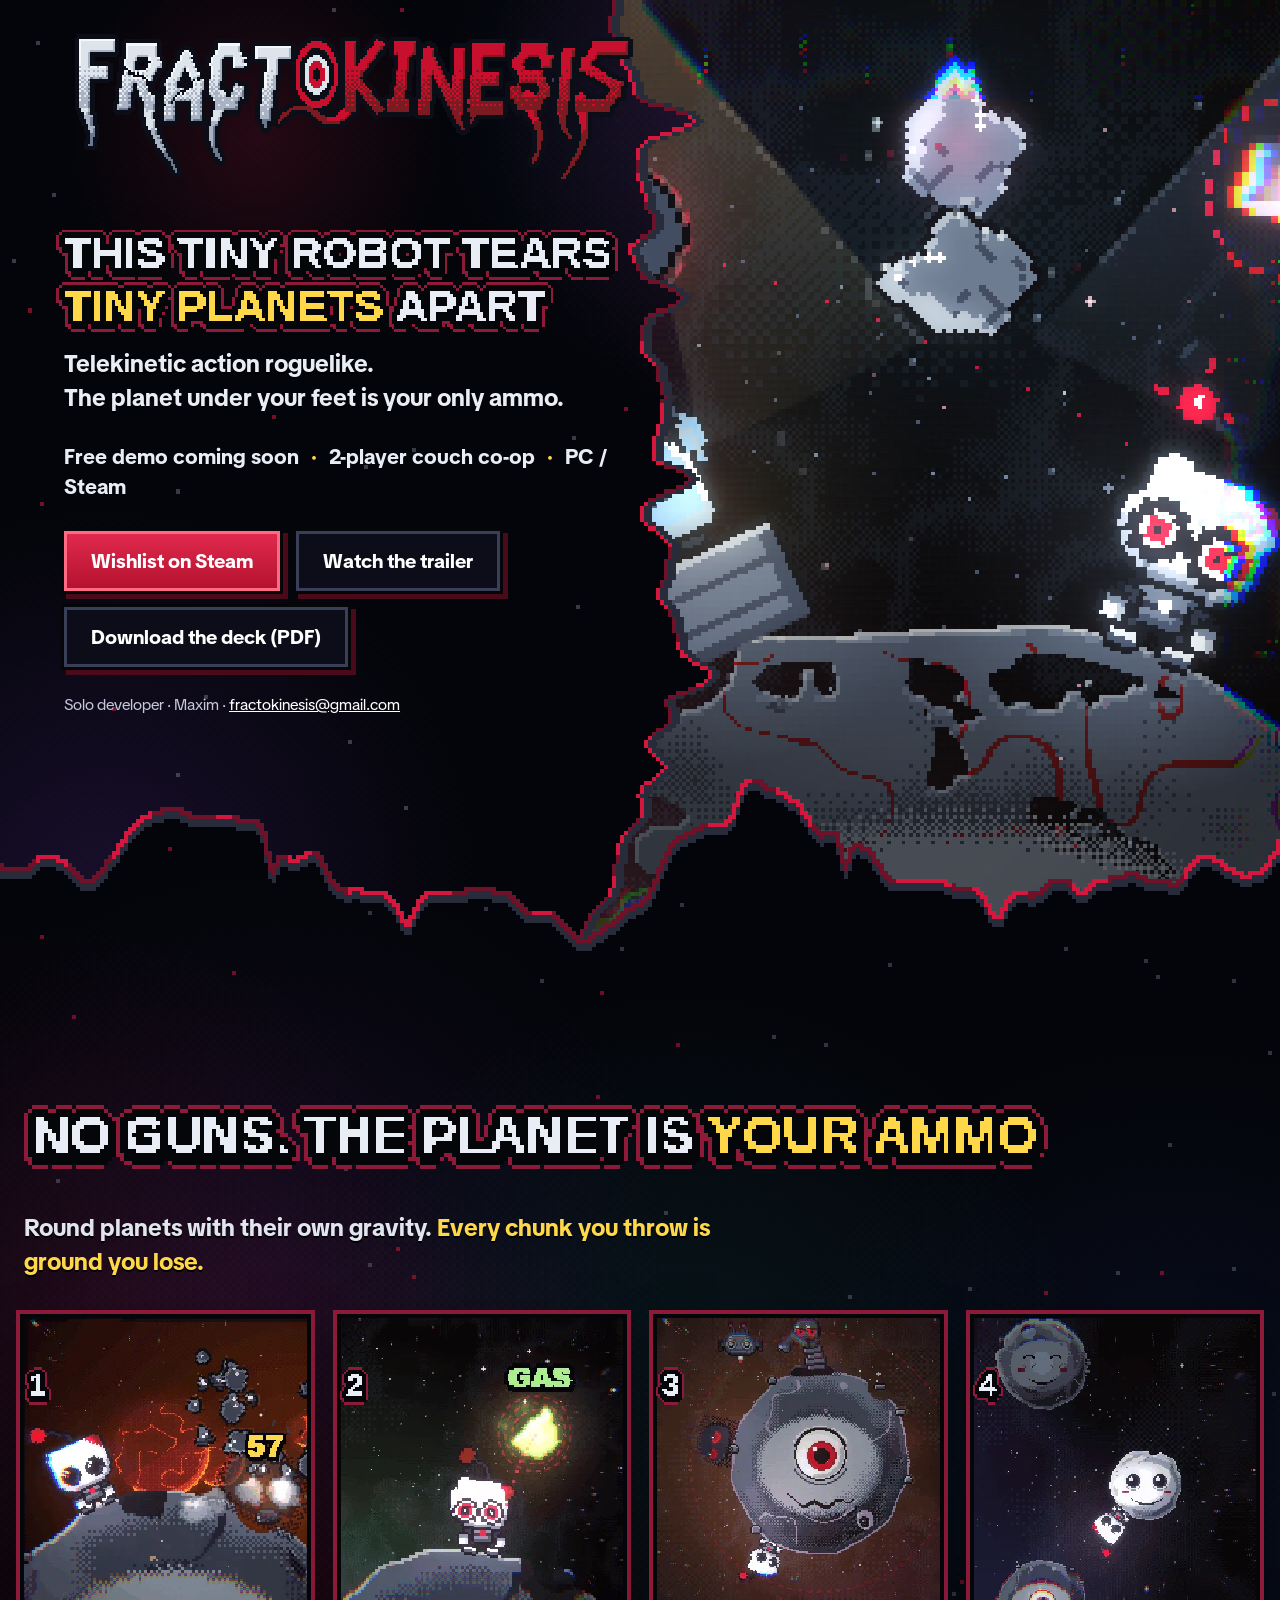
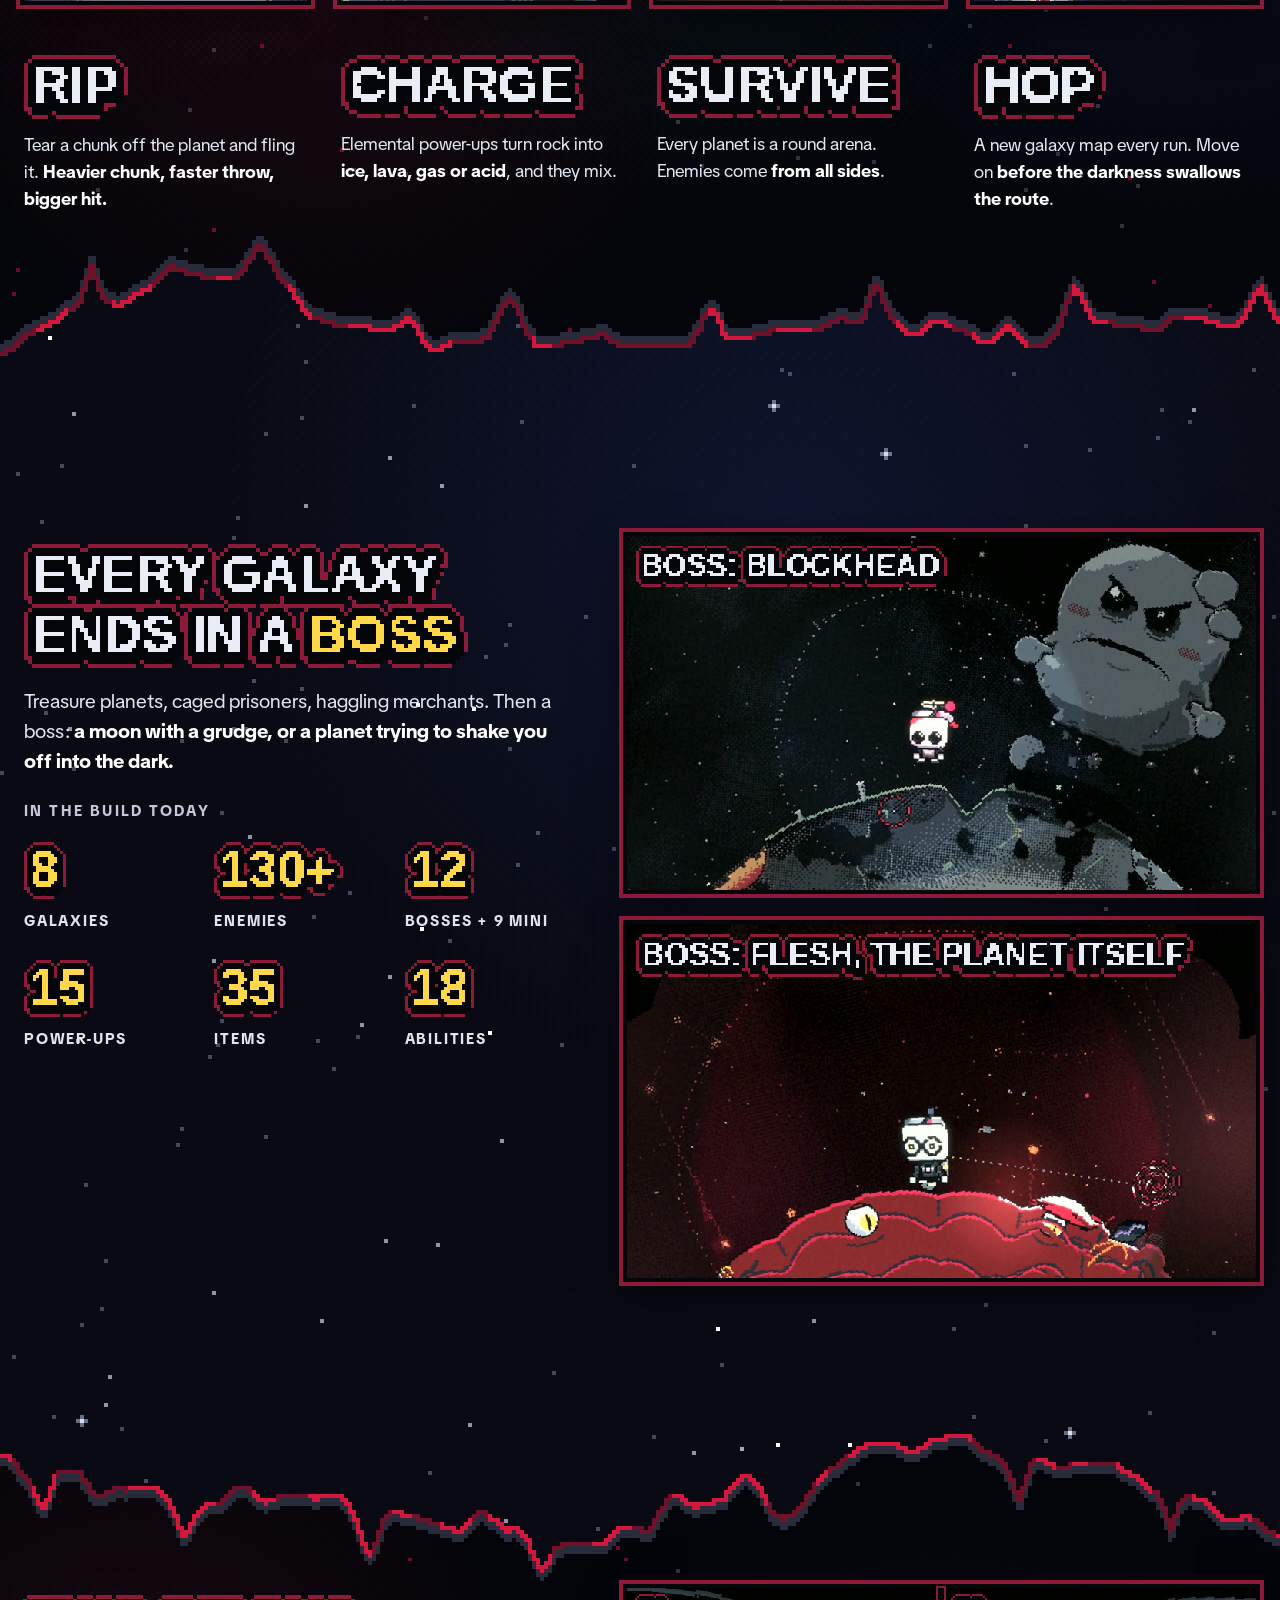
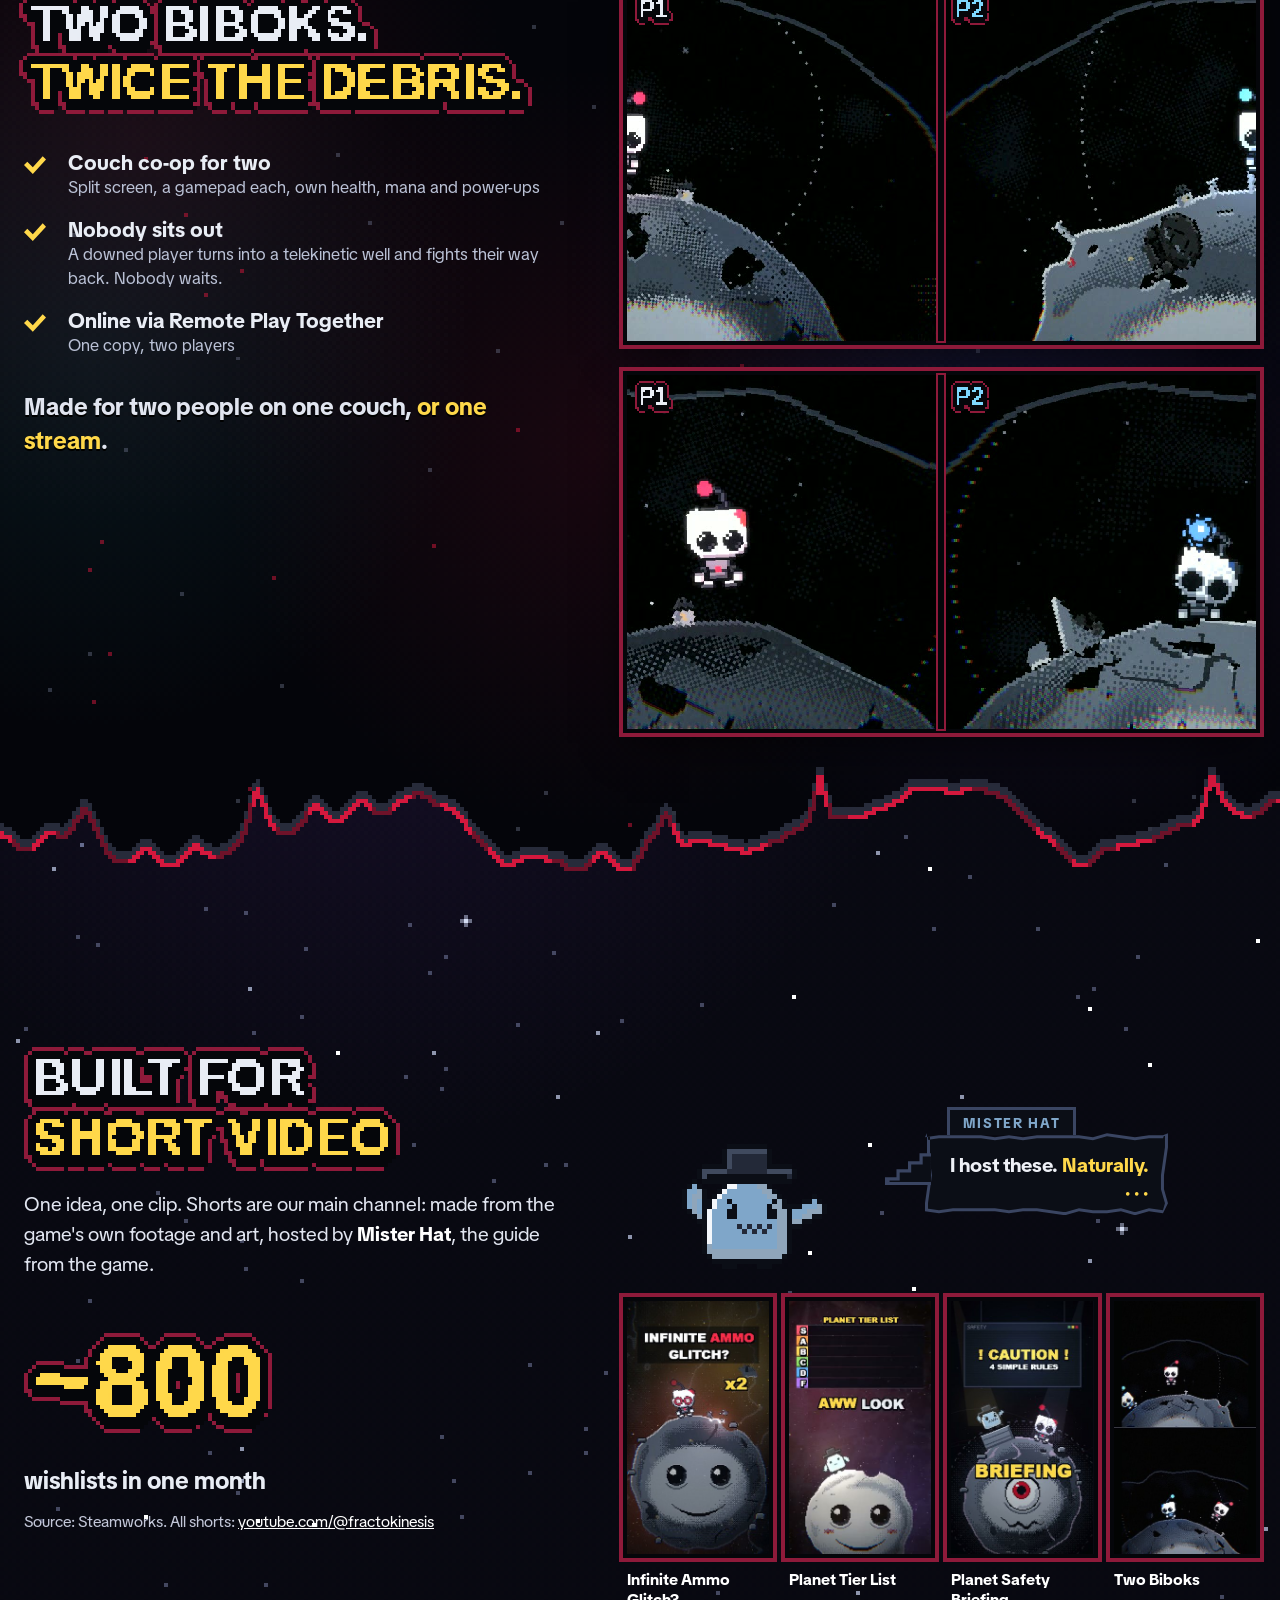
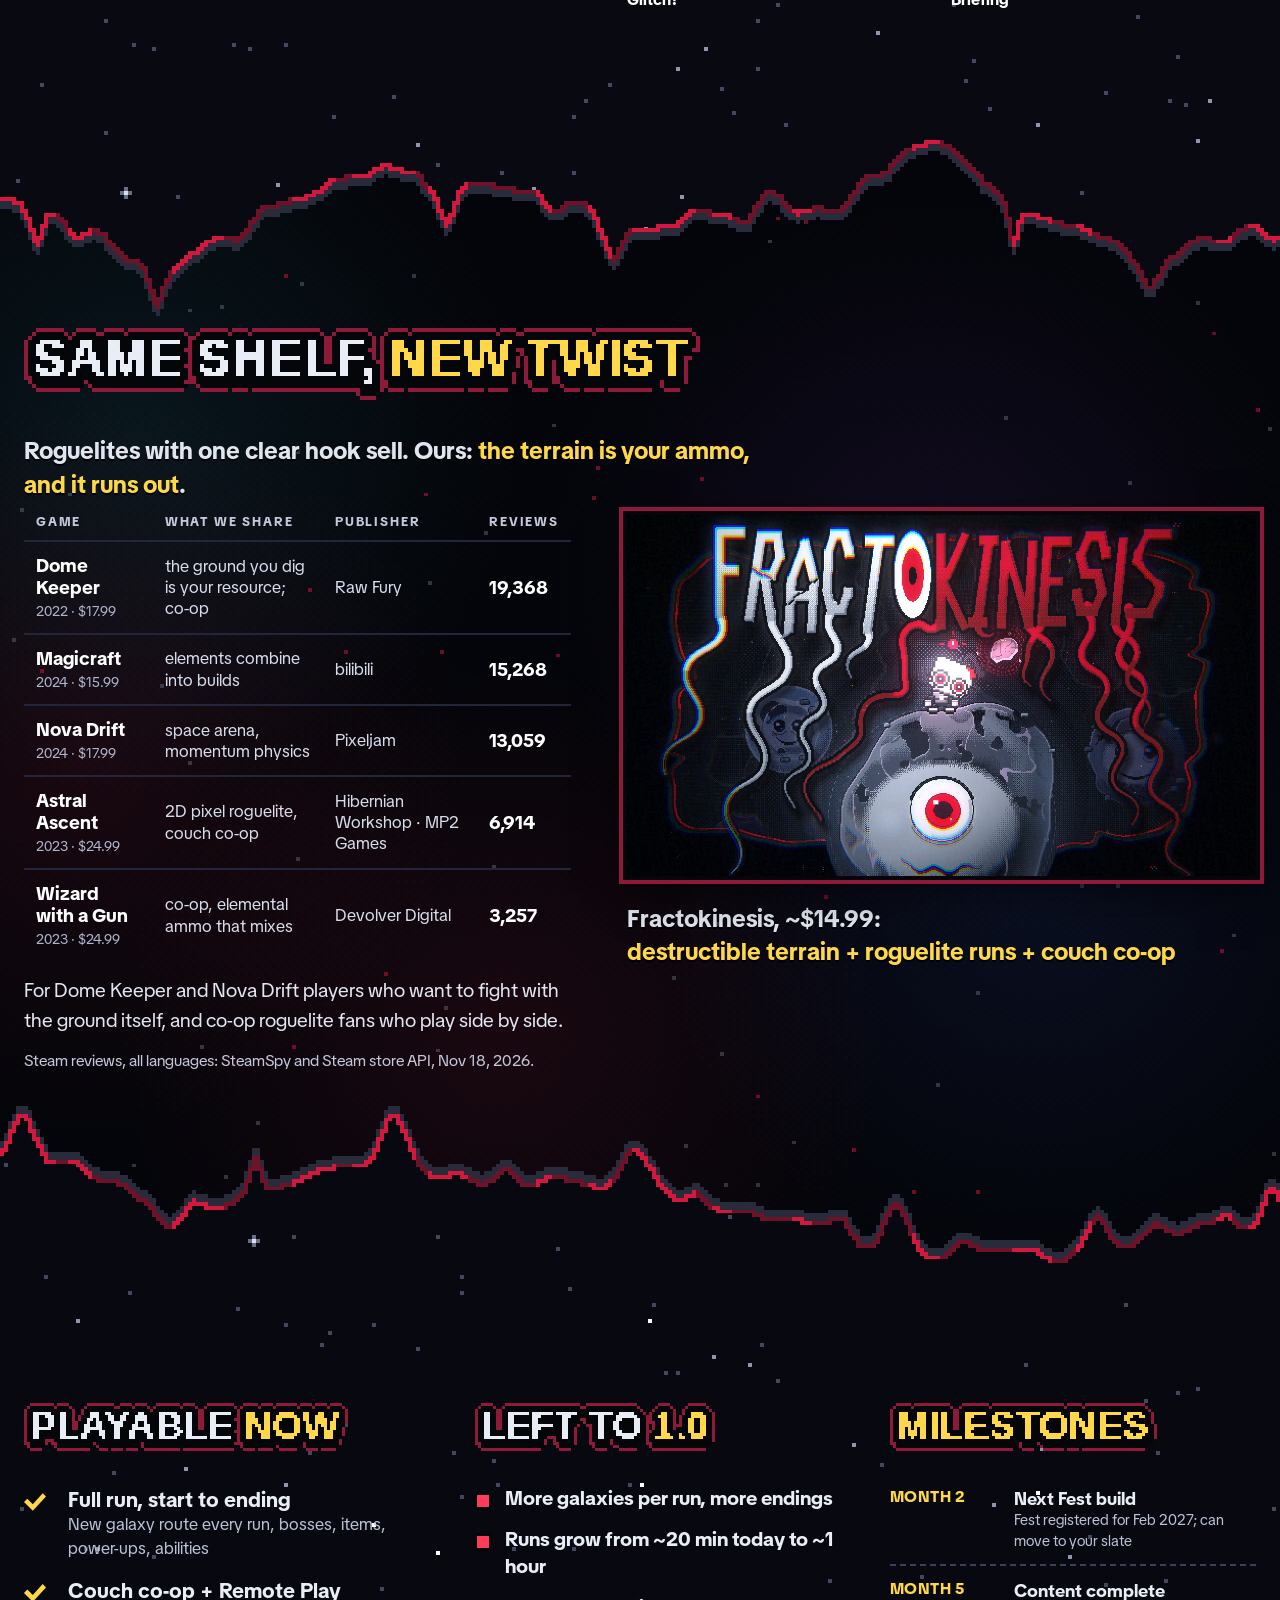
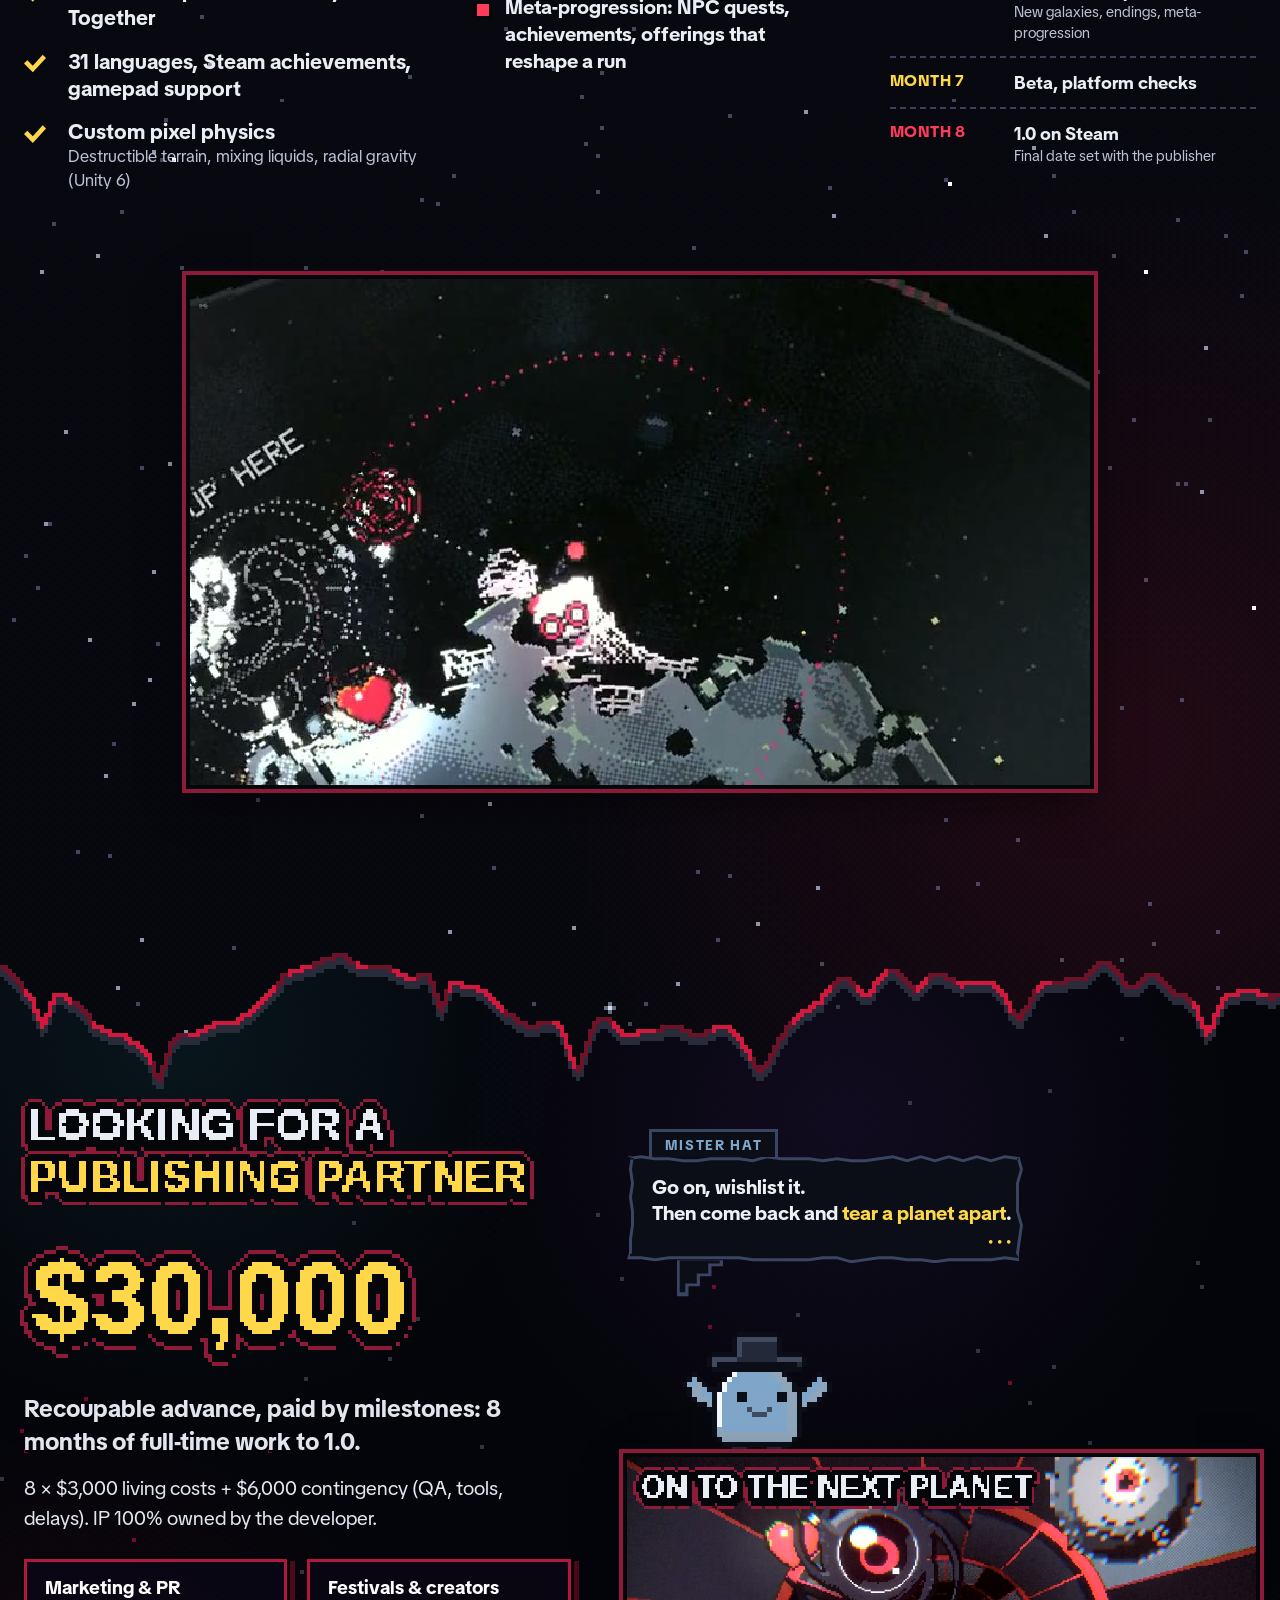
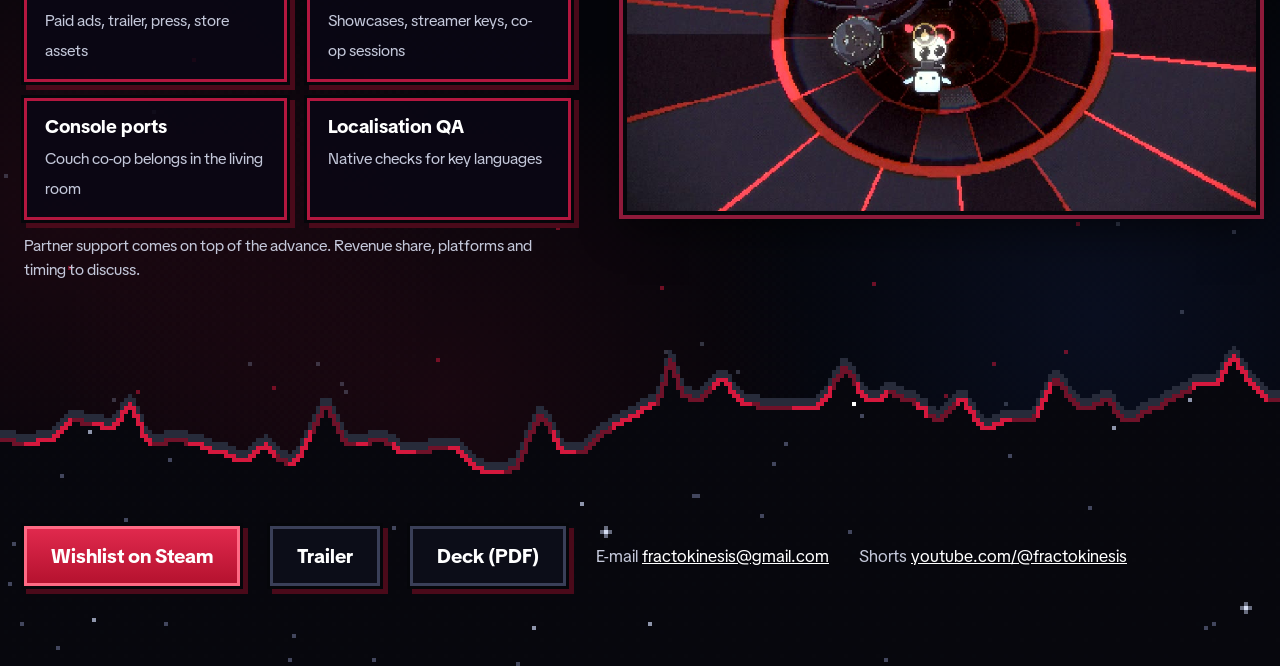
<file: index.html>
<!DOCTYPE html>
<html lang="en"><head><meta charset="utf-8">
<title>Fractokinesis — for publishers</title>
<meta name="viewport" content="width=device-width,initial-scale=1">
<meta name="description" content="Fractokinesis: a telekinetic action roguelike where the planet is your ammo. Couch co-op, free demo coming to Steam. Looking for a publishing partner.">
<meta name="robots" content="noindex">
<link rel="icon" type="image/png" sizes="32x32" href="assets/favicon.png">
<link rel="apple-touch-icon" href="assets/icon_big.png">
<link rel="stylesheet" href="site.css"></head>
<body class="site">
<canvas class="sky" data-seed="3"></canvas>
<header class="hero">
  <video class="herovid" muted loop playsinline preload="none" data-src="assets/cover.mp4" poster="assets/cover.jpg"></video>
  <canvas class="dark heroDark" data-side="right" data-at="0.5" data-seed="2" data-k="4"></canvas>
  <div class="heroText">
    <div class="logosite" role="img" aria-label="Fractokinesis"></div>
    <canvas class="pxt" data-t="THIS TINY ROBOT TEARS|*TINY PLANETS* APART" data-px="15" data-k="4"></canvas>
    <p class="lead">Telekinetic action roguelike.<br>The planet under your feet is your only ammo.</p>
    <p class="facts">Free demo coming soon<i>·</i>2-player couch co-op<i>·</i>PC / Steam</p>
    <div class="btns"><a class="btn red" href="https://store.steampowered.com/app/5361720/Fractokinesis/">Wishlist on Steam</a><a class="btn" href="https://www.youtube.com/watch?v=Jx3WX3TbKbQ">Watch the trailer</a><a class="btn" href="Fractokinesis_pitch.pdf">Download the deck (PDF)</a></div>
    <p class="small">Solo developer · Maxim · <a href="mailto:fractokinesis@gmail.com">fractokinesis@gmail.com</a></p>
  </div>
</header>
<section id="loop" class="sec darkband first"><canvas class="dark band" data-side="band" data-pad="30" data-seed="3" data-k="4"></canvas><div class="wrap"><canvas class="pxt" data-t="NO GUNS. THE PLANET IS *YOUR AMMO*" data-px="13" data-k="4"></canvas>
<p class="lead">Round planets with their own gravity. <b class=g>Every chunk you throw is ground you lose.</b></p>
<div class="grid4"><div class="step"><figure class="shot sq"><img src="assets/step_ammo.webp" alt="" loading="lazy"><div class="tag"><canvas class="pxt" data-t="1" data-px="14" data-k="4"></canvas></div></figure><canvas class="pxt" data-t="RIP" data-px="13" data-k="4"></canvas><p>Tear a chunk off the planet and fling it. <b>Heavier chunk, faster throw, bigger hit.</b></p></div><div class="step"><figure class="shot sq"><img src="assets/step_sparks.webp" alt="" loading="lazy"><div class="tag"><canvas class="pxt" data-t="2" data-px="14" data-k="4"></canvas></div></figure><canvas class="pxt" data-t="CHARGE" data-px="13" data-k="4"></canvas><p>Elemental power-ups turn rock into <b>ice, lava, gas or acid</b>, and they mix.</p></div><div class="step"><figure class="shot sq"><img src="assets/step_planets.webp" alt="" loading="lazy"><div class="tag"><canvas class="pxt" data-t="3" data-px="14" data-k="4"></canvas></div></figure><canvas class="pxt" data-t="SURVIVE" data-px="13" data-k="4"></canvas><p>Every planet is a round arena. Enemies come <b>from all sides</b>.</p></div><div class="step"><figure class="shot sq"><img src="assets/step_galaxy.webp" alt="" loading="lazy"><div class="tag"><canvas class="pxt" data-t="4" data-px="14" data-k="4"></canvas></div></figure><canvas class="pxt" data-t="HOP" data-px="13" data-k="4"></canvas><p>A new galaxy map every run. Move on <b>before the darkness swallows the route</b>.</p></div></div></div></section>
<section id="bosses" class="sec"><div class="wrap"><div class="split">
  <div class="txt"><canvas class="pxt" data-t="EVERY GALAXY|ENDS IN A *BOSS*" data-px="13" data-k="4"></canvas>
    <p>Treasure planets, caged prisoners, haggling merchants. Then a boss: <b>a moon with a grudge, or a planet trying to shake you off into the dark.</b></p>
    <p class="kick">In the build today</p><div class="nums"><div class="num"><canvas class="pxt" data-t="*8*" data-px="17" data-k="3"></canvas><span>galaxies</span></div><div class="num"><canvas class="pxt" data-t="*130+*" data-px="17" data-k="3"></canvas><span>enemies</span></div><div class="num"><canvas class="pxt" data-t="*12*" data-px="17" data-k="3"></canvas><span>bosses + 9 mini</span></div><div class="num"><canvas class="pxt" data-t="*15*" data-px="17" data-k="3"></canvas><span>power-ups</span></div><div class="num"><canvas class="pxt" data-t="*35*" data-px="17" data-k="3"></canvas><span>items</span></div><div class="num"><canvas class="pxt" data-t="*18*" data-px="17" data-k="3"></canvas><span>abilities</span></div></div></div>
  <div class="media2"><figure class="shot"><video class="" muted loop playsinline preload="none" data-src="assets/boss_block.mp4" poster="assets/boss_block.jpg"></video><div class="cap"><canvas class="pxt" data-t="BOSS: BLOCKHEAD" data-px="11" data-k="3"></canvas></div></figure><figure class="shot"><video class="" muted loop playsinline preload="none" data-src="assets/boss_flesh.mp4" poster="assets/boss_flesh.jpg"></video><div class="cap"><canvas class="pxt" data-t="BOSS: FLESH, THE PLANET ITSELF" data-px="11" data-k="3"></canvas></div></figure></div>
</div></div></section>
<section id="coop" class="sec darkband"><canvas class="dark band" data-side="band" data-pad="30" data-seed="11" data-k="4"></canvas><div class="wrap"><div class="split rev">
  <div class="txt"><canvas class="pxt" data-t="TWO BIBOKS.|*TWICE THE DEBRIS.*" data-px="13" data-k="4"></canvas>
    <ul class="done">
      <li>Couch co-op for two<small>Split screen, a gamepad each, own health, mana and power-ups</small></li>
      <li>Nobody sits out<small>A downed player turns into a telekinetic well and fights their way back. Nobody waits.</small></li>
      <li>Online via Remote Play Together<small>One copy, two players</small></li></ul>
    <p class="lead">Made for two people on one couch, <b class=g>or one stream</b>.</p></div>
  <div class="media2"><figure class="shot"><video class="" muted loop playsinline preload="none" data-src="assets/coop.mp4" poster="assets/coop.jpg"></video><div class="seam"></div><div class="pl l"><canvas class="pxt" data-t="P1" data-px="11" data-k="3"></canvas></div><div class="pl r"><canvas class="pxt" data-t="@P2@" data-px="11" data-k="3"></canvas></div></figure><figure class="shot"><video class="" muted loop playsinline preload="none" data-src="assets/revive.mp4" poster="assets/revive.jpg"></video><div class="seam"></div><div class="pl l"><canvas class="pxt" data-t="P1" data-px="11" data-k="3"></canvas></div><div class="pl r"><canvas class="pxt" data-t="@P2@" data-px="11" data-k="3"></canvas></div></figure></div>
</div></div></section>
<section id="shorts" class="sec"><div class="wrap"><div class="split">
  <div class="txt"><canvas class="pxt" data-t="BUILT FOR|*SHORT VIDEO*" data-px="13" data-k="4"></canvas>
    <p>One idea, one clip. Shorts are our main channel: made from the game's own footage and art, hosted by <b>Mister Hat</b>, the guide from the game.</p>
    <div class="big"><canvas class="pxt" data-t="*~800*" data-px="26" data-k="4"></canvas><span>wishlists in one month</span></div>
    <p class="small">Source: Steamworks. All shorts: <a href="https://www.youtube.com/@fractokinesis">youtube.com/@fractokinesis</a></p>
</div>
  <div class="shortsR"><div class="hatline"><canvas class="hat" data-pose="33" data-k="5"></canvas><div class="gbub"><div class="tab">Mister Hat</div><div class="plate"><div class="fill"><p>I host these. <b class=g>Naturally.</b></p></div></div><span class="dots">•••</span><i class="tail left"></i></div></div>
    <div class="phones"><a class="phone" href="https://www.youtube.com/shorts/Y9J9lkQ8ZM8"><span class="scr"><video class="" muted loop playsinline preload="none" data-src="assets/short_hk_inf_b.mp4" poster="assets/short_hk_inf_b.jpg"></video></span><span class="nm">Infinite Ammo Glitch?</span></a><a class="phone" href="https://www.youtube.com/shorts/lbmnYdfjoB0"><span class="scr"><video class="" muted loop playsinline preload="none" data-src="assets/short_oct_tier.mp4" poster="assets/short_oct_tier.jpg"></video></span><span class="nm">Planet Tier List</span></a><a class="phone" href="https://www.youtube.com/shorts/LkdtbgHrfQQ"><span class="scr"><video class="" muted loop playsinline preload="none" data-src="assets/short_hat_safety.mp4" poster="assets/short_hat_safety.jpg"></video></span><span class="nm">Planet Safety Briefing</span></a><a class="phone" href="https://www.youtube.com/shorts/XZiqSFOAvmo"><span class="scr"><video class="" muted loop playsinline preload="none" data-src="assets/short_coop.mp4" poster="assets/short_coop.jpg"></video></span><span class="nm">Two Biboks</span></a></div></div>
</div></div></section>
<section id="market" class="sec darkband"><canvas class="dark band" data-side="band" data-pad="30" data-seed="17" data-k="4"></canvas><div class="wrap"><canvas class="pxt" data-t="SAME SHELF, *NEW TWIST*" data-px="13" data-k="4"></canvas>
<p class="lead">Roguelites with one clear hook sell. Ours: <b class=g>the terrain is your ammo, and it runs out</b>.</p>
<div class="split">
  <div class="txt"><div class="tablewrap"><table class="cmp"><tr><th>Game</th><th>What we share</th><th>Publisher</th><th>Reviews</th></tr><tr><td class="nm">Dome Keeper<small>2022 · $17.99</small></td><td>the ground you dig is your resource; co&#8209;op</td><td>Raw Fury</td><td class="v">19,368</td></tr><tr><td class="nm">Magicraft<small>2024 · $15.99</small></td><td>elements combine into builds</td><td>bilibili</td><td class="v">15,268</td></tr><tr><td class="nm">Nova Drift<small>2024 · $17.99</small></td><td>space arena, momentum physics</td><td>Pixeljam</td><td class="v">13,059</td></tr><tr><td class="nm">Astral Ascent<small>2023 · $24.99</small></td><td>2D pixel roguelite, couch co&#8209;op</td><td>Hibernian Workshop · MP2 Games</td><td class="v">6,914</td></tr><tr><td class="nm">Wizard with a Gun<small>2023 · $24.99</small></td><td>co&#8209;op, elemental ammo that mixes</td><td>Devolver Digital</td><td class="v">3,257</td></tr></table></div>
    <p>For Dome Keeper and Nova Drift players who want to fight with the ground itself, and co-op roguelite fans who play side by side.</p>
    <p class="small">Steam reviews, all languages: SteamSpy and Steam store API, Nov 18, 2026.</p></div>
  <div class="capsule"><figure class="shot"><img src="assets/capsule.png" alt="Fractokinesis store capsule"></figure>
    <p class="lead">Fractokinesis, ~$14.99:<br><b class=g>destructible terrain + roguelite runs + couch co-op</b></p></div>
</div></div></section>
<section id="plan" class="sec"><div class="wrap"><div class="cols3">
  <div><canvas class="pxt" data-t="PLAYABLE *NOW*" data-px="13" data-k="3"></canvas>
    <ul class="done">
      <li>Full run, start to ending<small>New galaxy route every run, bosses, items, power-ups, abilities</small></li>
      <li>Couch co-op + Remote Play Together</li>
      <li>31 languages, Steam achievements, gamepad support</li>
      <li>Custom pixel physics<small>Destructible terrain, mixing liquids, radial gravity (Unity 6)</small></li></ul></div>
  <div><canvas class="pxt" data-t="LEFT TO *1.0*" data-px="13" data-k="3"></canvas><ul class="left"><li>More galaxies per run, more endings</li><li>Runs grow from ~20 min today to ~1 hour</li><li>Meta-progression: NPC quests, achievements, offerings that reshape a run</li></ul></div>
  <div><canvas class="pxt" data-t="*MILESTONES*" data-px="13" data-k="3"></canvas>
    <div class="tl">
      <div class="row"><b>MONTH 2</b><span>Next Fest build<small>Fest registered for Feb 2027; can move to your slate</small></span></div>
      <div class="row"><b>MONTH 5</b><span>Content complete<small>New galaxies, endings, meta-progression</small></span></div>
      <div class="row"><b>MONTH 7</b><span>Beta, platform checks</span></div>
      <div class="row now"><b>MONTH 8</b><span>1.0 on Steam<small>Final date set with the publisher</small></span></div></div></div>
</div>
<div class="runrow"><figure class="shot"><video class="" muted loop playsinline preload="none" data-src="assets/run.mp4" poster="assets/run.jpg"></video></figure></div></div></section>
<section id="ask" class="sec darkband"><canvas class="dark band" data-side="band" data-pad="30" data-seed="23" data-k="4"></canvas><div class="wrap"><div class="split">
  <div class="txt"><canvas class="pxt" data-t="LOOKING FOR A|*PUBLISHING PARTNER*" data-px="13" data-k="4"></canvas>
    <canvas class="pxt" data-t="*$30,000*" data-px="26" data-k="4"></canvas>
    <p class="lead">Recoupable advance, paid by milestones: 8 months of full-time work to 1.0.</p>
    <p>8 × $3,000 living costs + $6,000 contingency (QA, tools, delays). IP 100% owned by the developer.</p>
    <div class="ask">
      <div class="it"><b>Marketing &amp; PR</b><span>Paid ads, trailer, press, store assets</span></div>
      <div class="it"><b>Festivals &amp; creators</b><span>Showcases, streamer keys, co-op sessions</span></div>
      <div class="it"><b>Console ports</b><span>Couch co-op belongs in the living room</span></div>
      <div class="it"><b>Localisation QA</b><span>Native checks for key languages</span></div></div>
    <p class="small">Partner support comes on top of the advance. Revenue share, platforms and timing to discuss.</p></div>
  <div class="askside"><div class="gbub"><div class="tab">Mister Hat</div><div class="plate"><div class="fill"><p>Go on, wishlist it.<br>Then come back and <b class=g>tear a planet apart</b>.</p></div></div><span class="dots">•••</span><i class="tail down"></i></div><canvas class="hat" data-pose="38" data-k="5"></canvas>
    <figure class="shot"><video class="" muted loop playsinline preload="none" data-src="assets/portal.mp4" poster="assets/portal.jpg"></video><div class="cap"><canvas class="pxt" data-t="ON TO THE NEXT PLANET" data-px="11" data-k="3"></canvas></div></figure></div>
</div></div></section>
<footer class="foot"><div class="wrap"><a class="btn red" href="https://store.steampowered.com/app/5361720/Fractokinesis/">Wishlist on Steam</a><a class="btn" href="https://www.youtube.com/watch?v=Jx3WX3TbKbQ">Trailer</a><a class="btn" href="Fractokinesis_pitch.pdf">Deck (PDF)</a><span>E-mail <a href="mailto:fractokinesis@gmail.com">fractokinesis@gmail.com</a></span><span>Shorts <a href="https://www.youtube.com/@fractokinesis">youtube.com/@fractokinesis</a></span></div></footer>
<script src="px.js"></script><script src="site.js"></script>
</body></html>
</file>
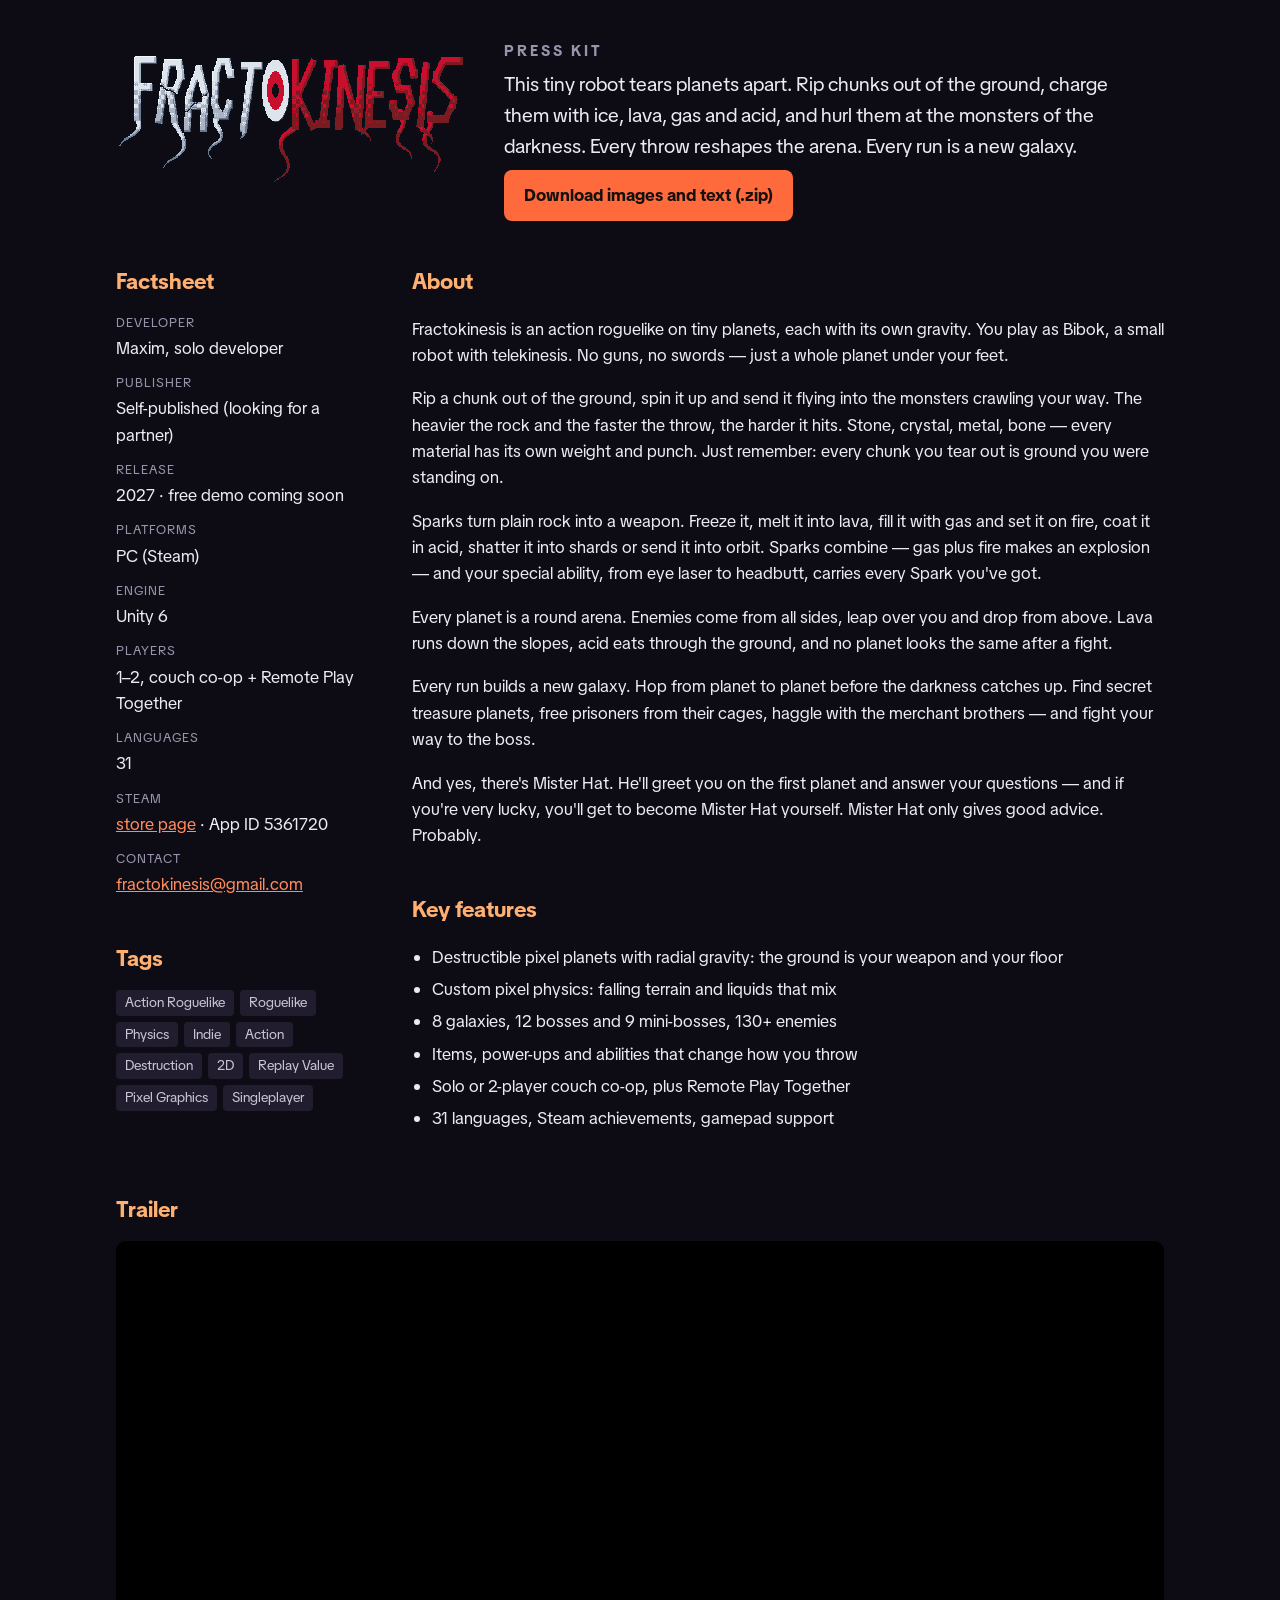
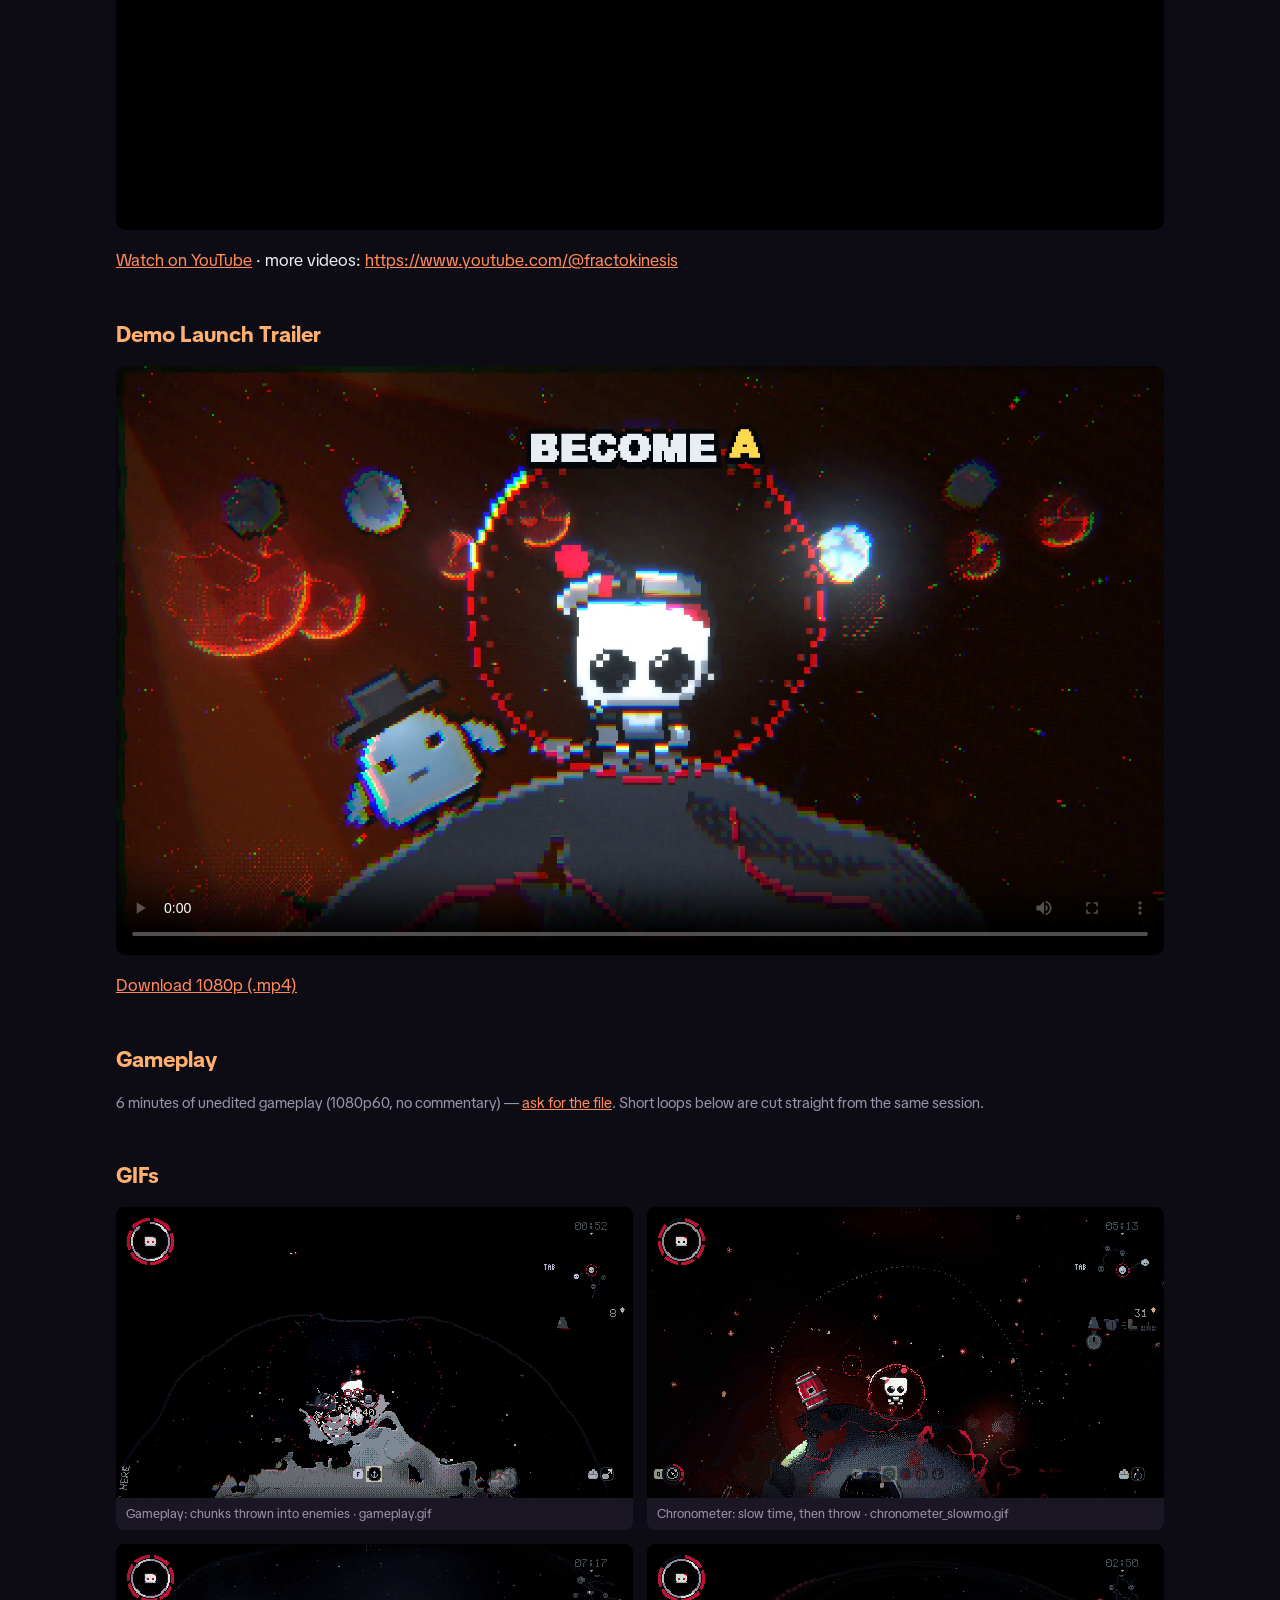
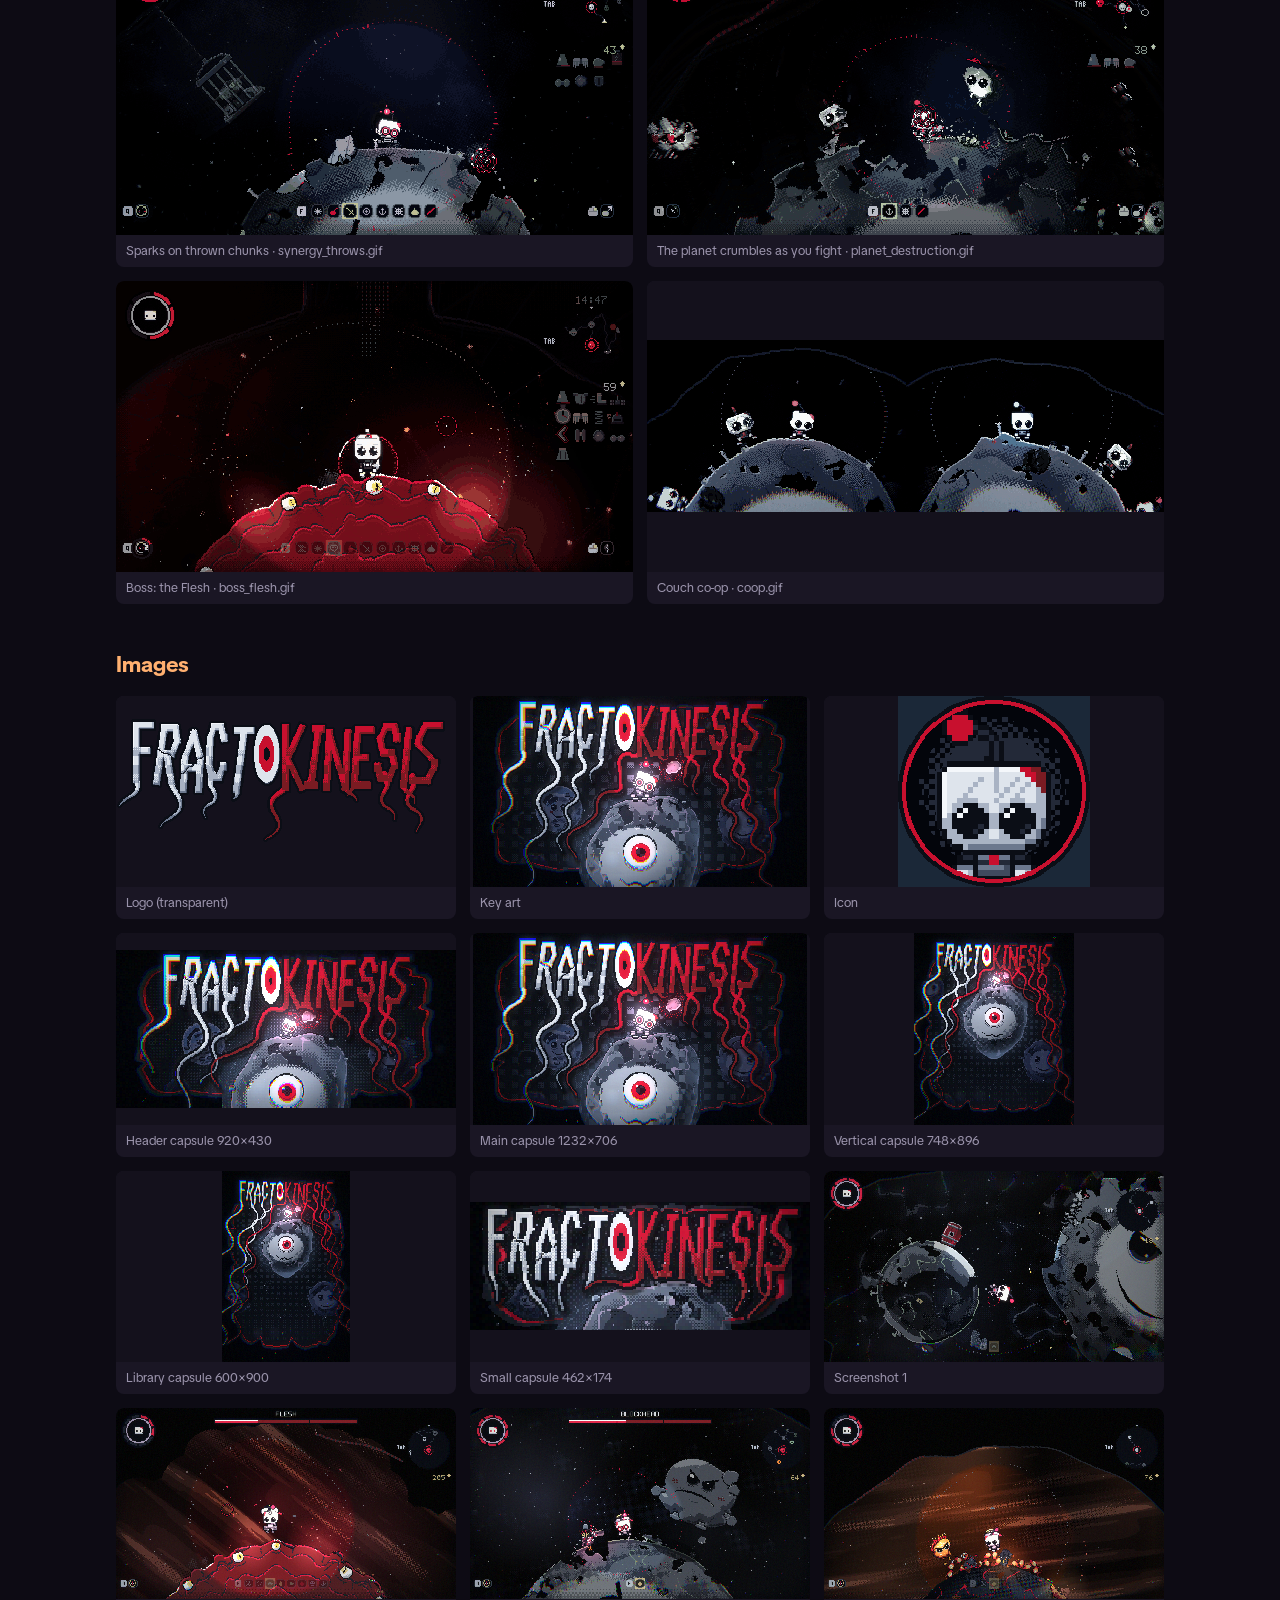
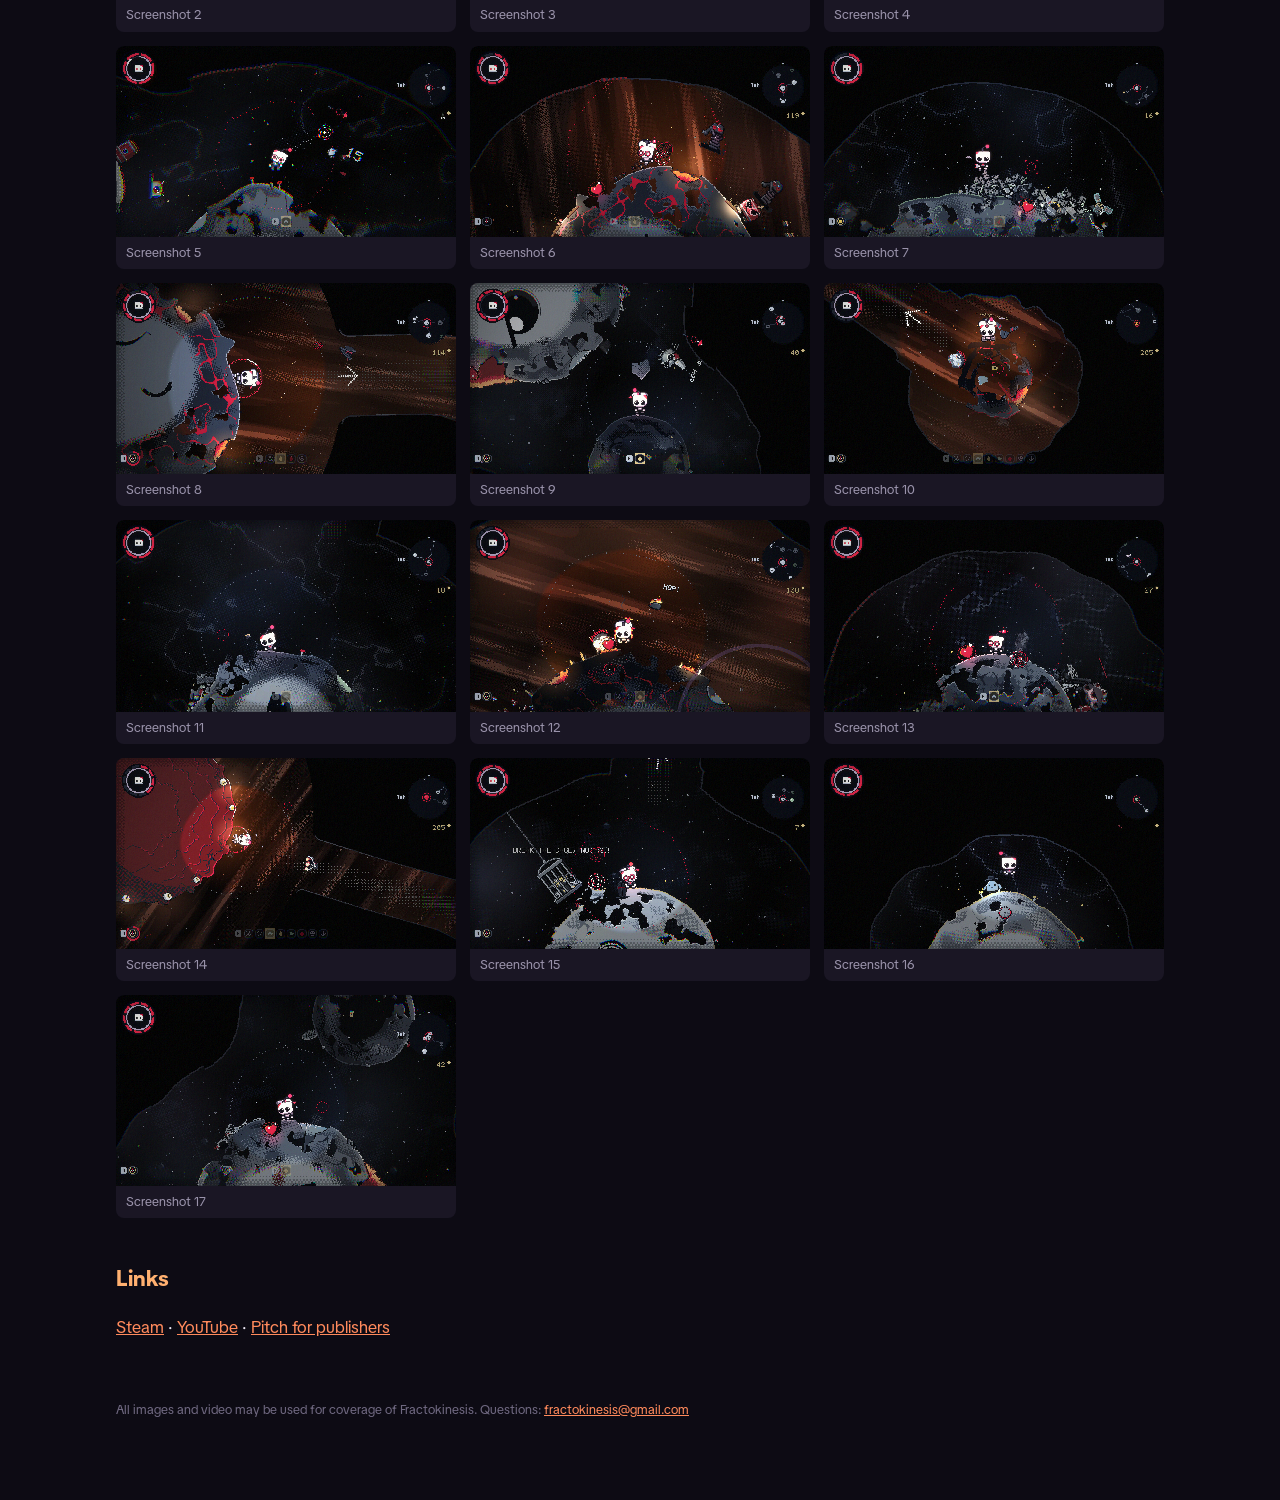
<file: presskit/index.html>
<!DOCTYPE html>
<html lang="en"><head><meta charset="utf-8"><meta name="viewport" content="width=device-width,initial-scale=1">
<title>Fractokinesis — Press Kit</title><link rel="icon" href="../assets/favicon.png"><style>
@font-face{font-family:TT;src:url('../assets/TikTokSans_400.ttf');font-weight:400}
@font-face{font-family:TT;src:url('../assets/TikTokSans_700.ttf');font-weight:700}
*{box-sizing:border-box}body{margin:0;background:#0d0b14;color:#ece8f4;font:17px/1.55 TT,system-ui,sans-serif}
a{color:#ff8a5c}main{max-width:1080px;margin:0 auto;padding:40px 16px 80px}
header{display:flex;gap:28px;align-items:center;flex-wrap:wrap}header img{width:360px;max-width:100%;image-rendering:pixelated}
h1{font-size:15px;letter-spacing:.2em;text-transform:uppercase;color:#9a93ab;margin:0 0 6px}
h2{font-size:22px;margin:44px 0 14px;color:#ffb070}
.lead{font-size:20px;max-width:640px}
.grid{display:grid;grid-template-columns:260px 1fr;gap:36px}@media(max-width:800px){.grid{grid-template-columns:1fr}}
dl{margin:0}dt{color:#9a93ab;font-size:13px;text-transform:uppercase;letter-spacing:.08em;margin-top:12px}dd{margin:2px 0 0}
ul{padding-left:20px}li{margin:6px 0}
.tags{display:flex;flex-wrap:wrap;gap:6px;margin-top:6px}.tags span{background:#221d2e;color:#c9c2d8;border-radius:4px;padding:2px 9px;font-size:14px}
.video{position:relative;padding-top:56.25%;border-radius:10px;overflow:hidden;background:#000}
.video iframe,.video video{position:absolute;inset:0;width:100%;height:100%;border:0}
.imgs{display:grid;grid-template-columns:repeat(auto-fill,minmax(300px,1fr));gap:14px}
.imgs a{display:block;background:#1a1624;border-radius:8px;overflow:hidden;text-decoration:none;color:#9a93ab;font-size:13px}
.imgs img{width:100%;display:block;aspect-ratio:16/9;object-fit:contain;background:#14111c;image-rendering:pixelated}
.imgs span{display:block;padding:6px 10px;overflow-wrap:anywhere}
.gifs{grid-template-columns:repeat(auto-fill,minmax(460px,1fr))}@media(max-width:520px){.gifs{grid-template-columns:1fr}}
.dl{display:inline-block;margin-top:8px;padding:12px 20px;background:#ff6a3d;color:#16110d;border-radius:8px;font-weight:700;text-decoration:none}
.note{color:#9a93ab;font-size:15px}
footer{margin-top:60px;color:#6f6880;font-size:13px}
</style></head><body><main>
<header><img src="fractokinesis_logo.png" alt="Fractokinesis"><div><h1>Press kit</h1><div class="lead">This tiny robot tears planets apart. Rip chunks out of the ground, charge them with ice, lava, gas and acid, and hurl them at the monsters of the darkness. Every throw reshapes the arena. Every run is a new galaxy.</div>
<a class="dl" href="Fractokinesis_presskit.zip">Download images and text (.zip)</a></div></header>
<div class="grid"><div><h2>Factsheet</h2><dl><dt>Developer</dt><dd>Maxim, solo developer</dd><dt>Publisher</dt><dd>Self-published (looking for a partner)</dd><dt>Release</dt><dd>2027 · free demo coming soon</dd><dt>Platforms</dt><dd>PC (Steam)</dd><dt>Engine</dt><dd>Unity 6</dd><dt>Players</dt><dd>1–2, couch co-op + Remote Play Together</dd><dt>Languages</dt><dd>31</dd><dt>Steam</dt><dd><a href="https://store.steampowered.com/app/5361720/Fractokinesis/">store page</a> · App ID 5361720</dd><dt>Contact</dt><dd><a href="mailto:fractokinesis@gmail.com">fractokinesis@gmail.com</a></dd></dl><h2>Tags</h2><div class="tags"><span>Action Roguelike</span><span>Roguelike</span><span>Physics</span><span>Indie</span><span>Action</span><span>Destruction</span><span>2D</span><span>Replay Value</span><span>Pixel Graphics</span><span>Singleplayer</span></div></div>
<div><h2>About</h2><p>Fractokinesis is an action roguelike on tiny planets, each with its own gravity. You play as Bibok, a small robot with telekinesis. No guns, no swords — just a whole planet under your feet.</p><p>Rip a chunk out of the ground, spin it up and send it flying into the monsters crawling your way. The heavier the rock and the faster the throw, the harder it hits. Stone, crystal, metal, bone — every material has its own weight and punch. Just remember: every chunk you tear out is ground you were standing on.</p><p>Sparks turn plain rock into a weapon. Freeze it, melt it into lava, fill it with gas and set it on fire, coat it in acid, shatter it into shards or send it into orbit. Sparks combine — gas plus fire makes an explosion — and your special ability, from eye laser to headbutt, carries every Spark you&#x27;ve got.</p><p>Every planet is a round arena. Enemies come from all sides, leap over you and drop from above. Lava runs down the slopes, acid eats through the ground, and no planet looks the same after a fight.</p><p>Every run builds a new galaxy. Hop from planet to planet before the darkness catches up. Find secret treasure planets, free prisoners from their cages, haggle with the merchant brothers — and fight your way to the boss.</p><p>And yes, there&#x27;s Mister Hat. He&#x27;ll greet you on the first planet and answer your questions — and if you&#x27;re very lucky, you&#x27;ll get to become Mister Hat yourself. Mister Hat only gives good advice. Probably.</p>
<h2>Key features</h2><ul><li>Destructible pixel planets with radial gravity: the ground is your weapon and your floor</li><li>Custom pixel physics: falling terrain and liquids that mix</li><li>8 galaxies, 12 bosses and 9 mini-bosses, 130+ enemies</li><li>Items, power-ups and abilities that change how you throw</li><li>Solo or 2-player couch co-op, plus Remote Play Together</li><li>31 languages, Steam achievements, gamepad support</li></ul></div></div>
<h2>Trailer</h2><div class="video"><iframe src="https://www.youtube.com/embed/Jx3WX3TbKbQ" title="Fractokinesis trailer" loading="lazy" referrerpolicy="strict-origin-when-cross-origin" allow="encrypted-media; picture-in-picture" allowfullscreen></iframe></div>
<p><a href="https://www.youtube.com/watch?v=Jx3WX3TbKbQ">Watch on YouTube</a> · more videos: <a href="https://www.youtube.com/@fractokinesis">https://www.youtube.com/@fractokinesis</a></p>
<h2>Demo Launch Trailer</h2><div class="video"><video src="Fractokinesis_DemoLaunchTrailer.mp4" controls preload="metadata" poster="launch_trailer.jpg"></video></div><p><a href="Fractokinesis_DemoLaunchTrailer.mp4" download>Download 1080p (.mp4)</a></p><h2>Gameplay</h2><p class="note">6 minutes of unedited gameplay (1080p60, no commentary) — <a href="mailto:fractokinesis@gmail.com?subject=Fractokinesis%20gameplay%20footage">ask for the file</a>. Short loops below are cut straight from the same session.</p>
<h2>GIFs</h2><div class="imgs gifs"><a href="gameplay.gif" download><img src="gameplay.gif" alt="Gameplay: chunks thrown into enemies" loading="lazy"><span>Gameplay: chunks thrown into enemies · gameplay.gif</span></a><a href="chronometer_slowmo.gif" download><img src="chronometer_slowmo.gif" alt="Chronometer: slow time, then throw" loading="lazy"><span>Chronometer: slow time, then throw · chronometer_slowmo.gif</span></a><a href="synergy_throws.gif" download><img src="synergy_throws.gif" alt="Sparks on thrown chunks" loading="lazy"><span>Sparks on thrown chunks · synergy_throws.gif</span></a><a href="planet_destruction.gif" download><img src="planet_destruction.gif" alt="The planet crumbles as you fight" loading="lazy"><span>The planet crumbles as you fight · planet_destruction.gif</span></a><a href="boss_flesh.gif" download><img src="boss_flesh.gif" alt="Boss: the Flesh" loading="lazy"><span>Boss: the Flesh · boss_flesh.gif</span></a><a href="coop.gif" download><img src="coop.gif" alt="Couch co-op" loading="lazy"><span>Couch co-op · coop.gif</span></a></div>
<h2>Images</h2><div class="imgs"><a href="fractokinesis_logo.png" download><img src="fractokinesis_logo.png" alt="Logo (transparent)" loading="lazy"><span>Logo (transparent)</span></a><a href="fractokinesis_key_art.png" download><img src="fractokinesis_key_art.png" alt="Key art" loading="lazy"><span>Key art</span></a><a href="fractokinesis_icon.png" download><img src="fractokinesis_icon.png" alt="Icon" loading="lazy"><span>Icon</span></a><a href="header.png" download><img src="header.png" alt="Header capsule 920×430" loading="lazy"><span>Header capsule 920×430</span></a><a href="main_capsule.png" download><img src="main_capsule.png" alt="Main capsule 1232×706" loading="lazy"><span>Main capsule 1232×706</span></a><a href="vertical_capsule.png" download><img src="vertical_capsule.png" alt="Vertical capsule 748×896" loading="lazy"><span>Vertical capsule 748×896</span></a><a href="library_capsule.png" download><img src="library_capsule.png" alt="Library capsule 600×900" loading="lazy"><span>Library capsule 600×900</span></a><a href="small_capsule.png" download><img src="small_capsule.png" alt="Small capsule 462×174" loading="lazy"><span>Small capsule 462×174</span></a><a href="screenshot_01.jpg" download><img src="screenshot_01.jpg" alt="Screenshot 1" loading="lazy"><span>Screenshot 1</span></a><a href="screenshot_02.jpg" download><img src="screenshot_02.jpg" alt="Screenshot 2" loading="lazy"><span>Screenshot 2</span></a><a href="screenshot_03.jpg" download><img src="screenshot_03.jpg" alt="Screenshot 3" loading="lazy"><span>Screenshot 3</span></a><a href="screenshot_04.jpg" download><img src="screenshot_04.jpg" alt="Screenshot 4" loading="lazy"><span>Screenshot 4</span></a><a href="screenshot_05.jpg" download><img src="screenshot_05.jpg" alt="Screenshot 5" loading="lazy"><span>Screenshot 5</span></a><a href="screenshot_06.jpg" download><img src="screenshot_06.jpg" alt="Screenshot 6" loading="lazy"><span>Screenshot 6</span></a><a href="screenshot_07.jpg" download><img src="screenshot_07.jpg" alt="Screenshot 7" loading="lazy"><span>Screenshot 7</span></a><a href="screenshot_08.jpg" download><img src="screenshot_08.jpg" alt="Screenshot 8" loading="lazy"><span>Screenshot 8</span></a><a href="screenshot_09.jpg" download><img src="screenshot_09.jpg" alt="Screenshot 9" loading="lazy"><span>Screenshot 9</span></a><a href="screenshot_10.jpg" download><img src="screenshot_10.jpg" alt="Screenshot 10" loading="lazy"><span>Screenshot 10</span></a><a href="screenshot_11.jpg" download><img src="screenshot_11.jpg" alt="Screenshot 11" loading="lazy"><span>Screenshot 11</span></a><a href="screenshot_12.jpg" download><img src="screenshot_12.jpg" alt="Screenshot 12" loading="lazy"><span>Screenshot 12</span></a><a href="screenshot_13.jpg" download><img src="screenshot_13.jpg" alt="Screenshot 13" loading="lazy"><span>Screenshot 13</span></a><a href="screenshot_14.jpg" download><img src="screenshot_14.jpg" alt="Screenshot 14" loading="lazy"><span>Screenshot 14</span></a><a href="screenshot_15.jpg" download><img src="screenshot_15.jpg" alt="Screenshot 15" loading="lazy"><span>Screenshot 15</span></a><a href="screenshot_16.jpg" download><img src="screenshot_16.jpg" alt="Screenshot 16" loading="lazy"><span>Screenshot 16</span></a><a href="screenshot_17.jpg" download><img src="screenshot_17.jpg" alt="Screenshot 17" loading="lazy"><span>Screenshot 17</span></a></div>
<h2>Links</h2><p><a href="https://store.steampowered.com/app/5361720/Fractokinesis/">Steam</a> · <a href="https://www.youtube.com/@fractokinesis">YouTube</a> · <a href="https://fractokinesis.starteka.com">Pitch for publishers</a></p>
<footer>All images and video may be used for coverage of Fractokinesis. Questions: <a href="mailto:fractokinesis@gmail.com">fractokinesis@gmail.com</a></footer>
</main></body></html>
</file>
<file: site.css>
/* Питч как сайт: стиль карточек описания Steam (пиксельные заголовки px.js, рваная тьма, кадры в пиксельных рамках), адаптивно. */
@font-face { font-family: 'TT'; src: url('assets/TikTokSans_400.ttf'); font-weight: 400; font-display: swap; }
@font-face { font-family: 'TT'; src: url('assets/TikTokSans_700.ttf'); font-weight: 700; font-display: swap; }
:root { --g: #ffd84a; --r: #ff3b5c; --rim: #8e1a3a; --w: #e9edf5; --mut: #c3c7d9; }
* { box-sizing: border-box; margin: 0; padding: 0; }
html { scroll-behavior: smooth; }
body { background: #07070d; color: var(--w); font: 400 20px/1.5 'TT', 'Segoe UI', sans-serif; overflow-x: hidden; }
a { color: #fff; }
b { font-weight: 700; color: #fff; }
b.g, .g { color: var(--g); } b.r { color: var(--r); }
/* небо прокручивается вместе со страницей: холст во всю высоту документа (site.js) */
canvas.sky { position: absolute; left: 0; top: 0; width: 100%; height: 100vh; z-index: -1; image-rendering: pixelated; }
body { position: relative; }
canvas.pxt, canvas.hat, canvas.dark { image-rendering: pixelated; display: block; }
/* пиксельный заголовок сжимается на узком экране (пропорционально, без сглаживания) */
canvas.pxt { max-width: 100% !important; height: auto !important; }
/* колонки сетки не раздуваются шириной холста заголовка */
.split > *, .grid4 > *, .cols3 > *, .media2 > *, .phones > *, .ask > * { min-width: 0; }

.wrap { width: min(1240px, 100% - 48px); margin: 0 auto; }
.sec { position: relative; padding: 110px 0; }
.sec > .wrap > canvas.pxt { margin-bottom: 18px !important; }
.lead { font: 700 24px/1.4 'TT'; text-shadow: 0 2px 0 #000; margin: 14px 0 28px; max-width: 980px; }
.sec p { margin: 14px 0; color: #e1e5f0; max-width: 760px; }
.small { font-size: 16px; color: var(--mut) !important; }
.kick { font: 700 15px/1 'TT' !important; letter-spacing: .16em; text-transform: uppercase; color: var(--mut) !important; margin-top: 28px !important; }

/* тёмная полоса с рваными краями сверху и снизу */
/* тьма — один холст на раздел с запасом 120 px сверху и снизу: зубцы края целиком, без шва с фоном */
.darkband { margin: 90px 0; }
.darkband canvas.band { position: absolute; left: 0; top: -120px; width: 100%; height: calc(100% + 240px); z-index: 0; pointer-events: none; }
.darkband > .wrap { position: relative; z-index: 1; }

/* кадры в пиксельной рамке */
.shot { position: relative; background: #000; box-shadow: 0 0 0 4px #05060a, 0 0 0 8px var(--rim), 0 14px 40px rgba(0,0,0,.6); }
.shot video, .shot img { display: block; width: 100%; aspect-ratio: 16 / 9; object-fit: cover; image-rendering: pixelated; }
.shot.sq video { aspect-ratio: 1; }
.shot .cap { position: absolute; left: 10px; top: 8px; z-index: 2; max-width: calc(100% - 20px); }
.shot .cap canvas.pxt { max-width: 100% !important; }
.shot .tag { position: absolute; left: 10px; top: 8px; z-index: 2; }
.shot .seam { position: absolute; left: calc(50% - 3px); top: 0; bottom: 0; width: 6px; z-index: 2; background: #05060a; box-shadow: 0 0 0 2px var(--rim); }
.shot .pl { position: absolute; top: 8px; z-index: 2; } .shot .pl.l { left: 12px; } .shot .pl.r { left: calc(50% + 14px); }
.shot .pl canvas.pxt { max-width: 60px !important; }

/* герой */
.hero { position: relative; min-height: var(--heroH, 100vh); display: flex; align-items: center; overflow: hidden; }
.hero .herovid { position: absolute; inset: 0; width: 100%; height: 100%; object-fit: cover; object-position: 75% 50%; image-rendering: pixelated; z-index: 0; }
.hero canvas.heroDark { position: absolute; left: 0; top: 0; width: 100%; height: 100%; z-index: 1; }
.heroText { position: relative; z-index: 2; width: min(46vw, 860px); margin-left: max(24px, 5vw); padding: 60px 0; }
.logosite { width: 100%; max-width: 760px; aspect-ratio: 264 / 70; margin: 0 0 40px -16px; background: url('assets/logo_anim.png') 0 0 / 100% 1200% no-repeat; image-rendering: pixelated; }
.facts { font: 700 21px/1.4 'TT'; margin: 0 0 30px; } .facts i { font-style: normal; color: var(--g); margin: 0 12px; }
.btns { display: flex; flex-wrap: wrap; gap: 16px; margin-bottom: 26px; }
.btn { display: inline-block; text-decoration: none; font: 700 20px/1 'TT'; color: #fff; padding: 17px 24px; background: #0c0d18;
  border: 3px solid #3a3f58; box-shadow: 0 0 0 3px #05060a, 5px 5px 0 3px #4a0a1a; }
.btn.red { background: linear-gradient(#e0294d, #b5122f); border-color: #ff6a84; }
.btn:hover { filter: brightness(1.15); }

/* кор-луп */
.grid4 { display: grid; grid-template-columns: repeat(4, 1fr); gap: 34px; margin-top: 40px; }
.step canvas.pxt { margin-top: 26px !important; }
.step p { font-size: 18px; margin-top: 8px; }

/* текст + медиа */
.split { display: grid; grid-template-columns: 1fr 1.15fr; gap: 56px; align-items: start; }
.split.rev .txt { order: 0; }
.media2 { display: grid; gap: 34px; }
.nums { display: grid; grid-template-columns: repeat(3, minmax(0, 1fr)); gap: 22px 24px; margin-top: 14px; max-width: 600px; }
.nums canvas.pxt { max-width: none !important; }
.num span { display: block; font: 700 15px/1 'TT'; letter-spacing: .12em; text-transform: uppercase; color: #dfe3ee; margin-top: 6px; }
.big { margin: 30px 0 6px; } .big span { display: block; font: 700 24px/1.2 'TT'; margin-top: 6px; }

ul.done { list-style: none; margin: 24px 0; }
ul.done li { font: 700 21px/1.3 'TT'; padding: 8px 0 8px 44px; position: relative; }
ul.done li small { display: block; font: 400 17px/1.4 'TT'; color: #b9c0d4; }
ul.done li::before { content: ''; position: absolute; left: 0; top: 13px; width: 22px; height: 22px; background: var(--g);
  box-shadow: 0 0 0 3px #05060a, 3px 3px 0 3px var(--rim); clip-path: polygon(0 50%, 15% 35%, 40% 60%, 85% 10%, 100% 25%, 40% 90%); }
ul.left { list-style: none; margin: 24px 0; }
ul.left li { font: 700 20px/1.35 'TT'; padding: 7px 0 7px 30px; position: relative; }
ul.left li::before { content: ''; position: absolute; left: 2px; top: 17px; width: 12px; height: 12px; background: var(--r); box-shadow: 0 0 0 3px #05060a; }

/* шортсы */
.phones { display: grid; grid-template-columns: repeat(4, 1fr); gap: 20px; }
.phone { text-decoration: none; color: #fff; }
.phone .scr { display: block; position: relative; box-shadow: 0 0 0 4px #05060a, 0 0 0 8px var(--rim); }
.phone .scr video { display: block; width: 100%; aspect-ratio: 9 / 16; object-fit: cover; }
.phone .nm { display: block; font: 700 16px/1.25 'TT'; margin-top: 16px; }
.hatline { display: flex; align-items: center; gap: 14px; margin: 0 0 22px; }
.gbub { --gtab: 14px; --gtxt: 20px; }
.hatline .gbub { margin-left: 44px; }
.askside .gbub { margin-bottom: 40px; }

/* рынок */
.tablewrap { overflow-x: auto; }
table.cmp { border-collapse: collapse; width: 100%; }
table.cmp th { font: 700 13px/1 'TT'; letter-spacing: .14em; text-transform: uppercase; color: var(--mut); text-align: left; padding: 0 12px 12px; }
table.cmp td { padding: 13px 12px; border-top: 2px solid #23263a; font: 400 17px/1.25 'TT'; color: #d6dbea; }
table.cmp td.nm { font: 700 19px/1.15 'TT'; color: #fff; }
table.cmp td.nm small { display: block; font: 400 14px/1.3 'TT'; color: #aeb5cc; margin-top: 3px; }
table.cmp td.v { font: 700 19px/1 'TT'; color: #fff; white-space: nowrap; }
.capsule .shot img { aspect-ratio: 1232 / 706; image-rendering: auto; }
.capsule .lead { margin-top: 26px; }

/* план */
.cols3 { display: grid; grid-template-columns: 1.1fr 1fr 1fr; gap: 48px; }
.tl { margin-top: 20px; }
.tl .row { display: grid; grid-template-columns: 110px 1fr; gap: 14px; padding: 13px 0; border-top: 2px dashed #3a3f5c; }
.tl .row:first-child { border-top: none; }
.tl b { font: 700 16px/1.3 'TT'; color: var(--g); letter-spacing: .04em; } .tl .now b { color: var(--r); }
.tl span { font: 700 18px/1.3 'TT'; } .tl small { display: block; font: 400 15px/1.35 'TT'; color: #b9c0d4; }
.runrow { max-width: 900px; margin: 54px auto 0; }

/* что просим */
.ask { display: grid; grid-template-columns: 1fr 1fr; gap: 16px 20px; margin: 26px 0 14px; }
.ask .it { background: rgba(10,6,20,.86); border: 3px solid #b3173f; padding: 15px 18px; box-shadow: 0 0 0 3px #05060a, 5px 5px 0 3px #4a0a1a; }
.ask .it b { display: block; font: 700 19px/1.2 'TT'; margin-bottom: 4px; }
.ask .it span { font: 400 16px/1.35 'TT'; color: #c3c7d9; }
.askside { display: flex; flex-direction: column; align-items: flex-start; gap: 10px; padding-top: 30px; }
.askside .shot { width: 100%; margin-top: 10px; }

.foot { padding: 30px 0 80px; }
.foot .wrap { display: flex; flex-wrap: wrap; align-items: center; gap: 18px 30px; font-size: 17px; color: var(--mut); }

/* планшет */
@media (max-width: 1100px) {
  .grid4 { grid-template-columns: repeat(2, 1fr); }
  .split, .cols3 { grid-template-columns: 1fr; gap: 40px; }
  .heroText { width: min(92vw, 760px); }
  .hero canvas.heroDark { opacity: .92; }
}
/* телефон */
@media (max-width: 640px) {
  body { font-size: 18px; }
  .sec { padding: 80px 0; }
  .grid4 { grid-template-columns: 1fr; }
  .phones { grid-template-columns: repeat(2, 1fr); }
  .ask { grid-template-columns: 1fr; }
  .lead { font-size: 20px; }
  .facts i { margin: 0 6px; }
  .hero .herovid { opacity: .55; }
  .heroText { width: auto; margin: 0 20px; }
  .wrap { width: calc(100% - 40px); }
  canvas.pxt { margin-left: 0 !important; margin-right: 0 !important; }
  .nums { gap: 14px 26px; }
}

/* первый раздел: рваный верхний край тьмы ложится на низ первого экрана — ровного среза пререндера не видно */
.darkband.first { margin-top: 0; }
.darkband.first canvas.band { top: -260px; height: calc(100% + 380px); z-index: 1; } /* под текстом первого экрана (z 2) */
.darkband.first > .wrap { z-index: 4; }

/* пузырь Мистера Хэта как в игре: рваная пластина (px.js режет край ступеньками), имя ушком, хвост ступеньками, ••• */
.gbub { position: relative; --gl: #3a4562; --gp: #0b0e16; }
.gbub .tab { position: relative; display: inline-block; margin-left: 22px; padding: .42em .9em .32em; font: 700 var(--gtab, 20px)/1 'TT';
  letter-spacing: .12em; text-transform: uppercase; color: #7fa6c9; background: var(--gp); border: 3px solid var(--gl); border-bottom: 0; top: 3px; z-index: 2; }
.gbub .plate { position: relative; background: var(--gl); padding: 3px; }
.gbub .fill { background: var(--gp); padding: .8em 1.1em 1.7em; }
.gbub p { font: 700 var(--gtxt, 30px)/1.3 'TT' !important; color: #eef0f6 !important; margin: 0 !important; max-width: none !important; }
.gbub p b.g { color: var(--g); } .gbub p b.r { color: var(--r); }
.gbub .dots { position: absolute; right: 22px; bottom: 12px; color: var(--g); font-size: calc(var(--gtab, 20px) * .9); letter-spacing: 4px; }
.gbub .tail { position: absolute; width: 46px; height: 40px; background: var(--gl); }
.gbub .tail::after { content: ""; position: absolute; inset: 0; background: var(--gp); }
.gbub .tail.down { left: 50px; bottom: -37px; clip-path: polygon(0 0, 100% 0, 100% 15%, 75% 15%, 75% 40%, 50% 40%, 50% 65%, 25% 65%, 25% 90%, 0 90%); }
.gbub .tail.down::after { clip-path: polygon(6% 0, 93% 0, 93% 8%, 68% 8%, 68% 33%, 43% 33%, 43% 58%, 18% 58%, 18% 80%, 6% 80%); }
.gbub .tail.left { left: -40px; bottom: 30px; clip-path: polygon(100% 0, 100% 100%, 0 100%, 0 80%, 25% 80%, 25% 60%, 50% 60%, 50% 40%, 75% 40%, 75% 20%, 100% 20%); }
.gbub .tail.left::after { clip-path: polygon(100% 8%, 100% 92%, 10% 92%, 10% 88%, 32% 88%, 32% 68%, 57% 68%, 57% 48%, 82% 48%, 82% 28%, 100% 28%); }

@media (max-width: 640px) { table.cmp { min-width: 540px; } }
.shot.sq img { aspect-ratio: 1; }
.heroText { padding-bottom: 170px; }
.askside .gbub { margin-bottom: 0; }
.askside canvas.hat { margin: -46px 0 -30px 10px; }
.heroText { padding: 30px 0 270px; }
</file>
